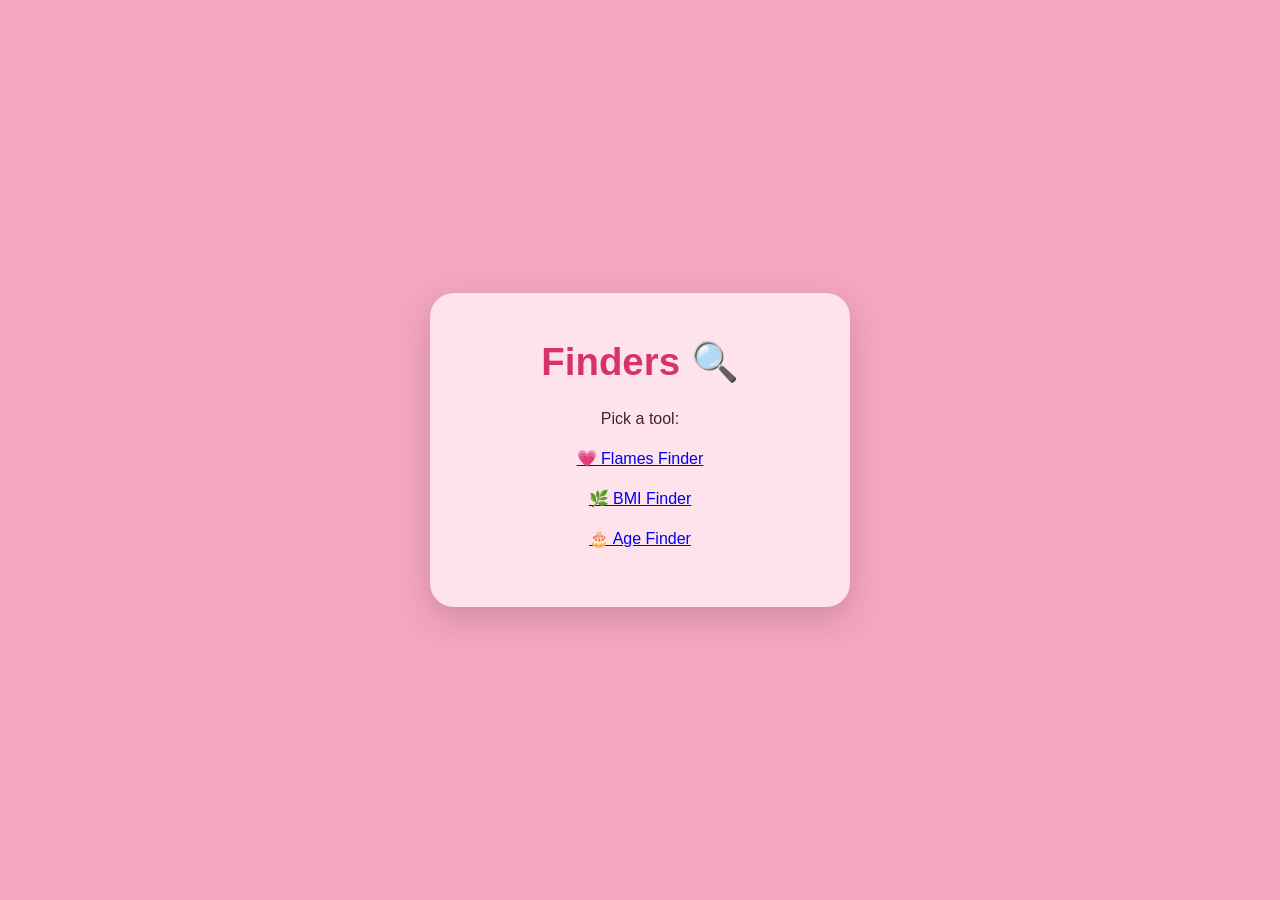
<file: index.html>
<!DOCTYPE html>
<html lang="en">
<head>
  <meta charset="UTF-8">
  <meta name="viewport" content="width=device-width, initial-scale=1">
  <title>Finders</title>
  <link rel="stylesheet" href="style.css">
</head>
<body>
  <main class="card">
    <h1>Finders 🔍</h1>
    <p>Pick a tool:</p>
    <p><a href="flames/">💗 Flames Finder</a></p>
    <p><a href="bmi/">🌿 BMI Finder</a></p>
    <p><a href="age/">🎂 Age Finder</a></p>
  </main>
</body>
</html>
</file>
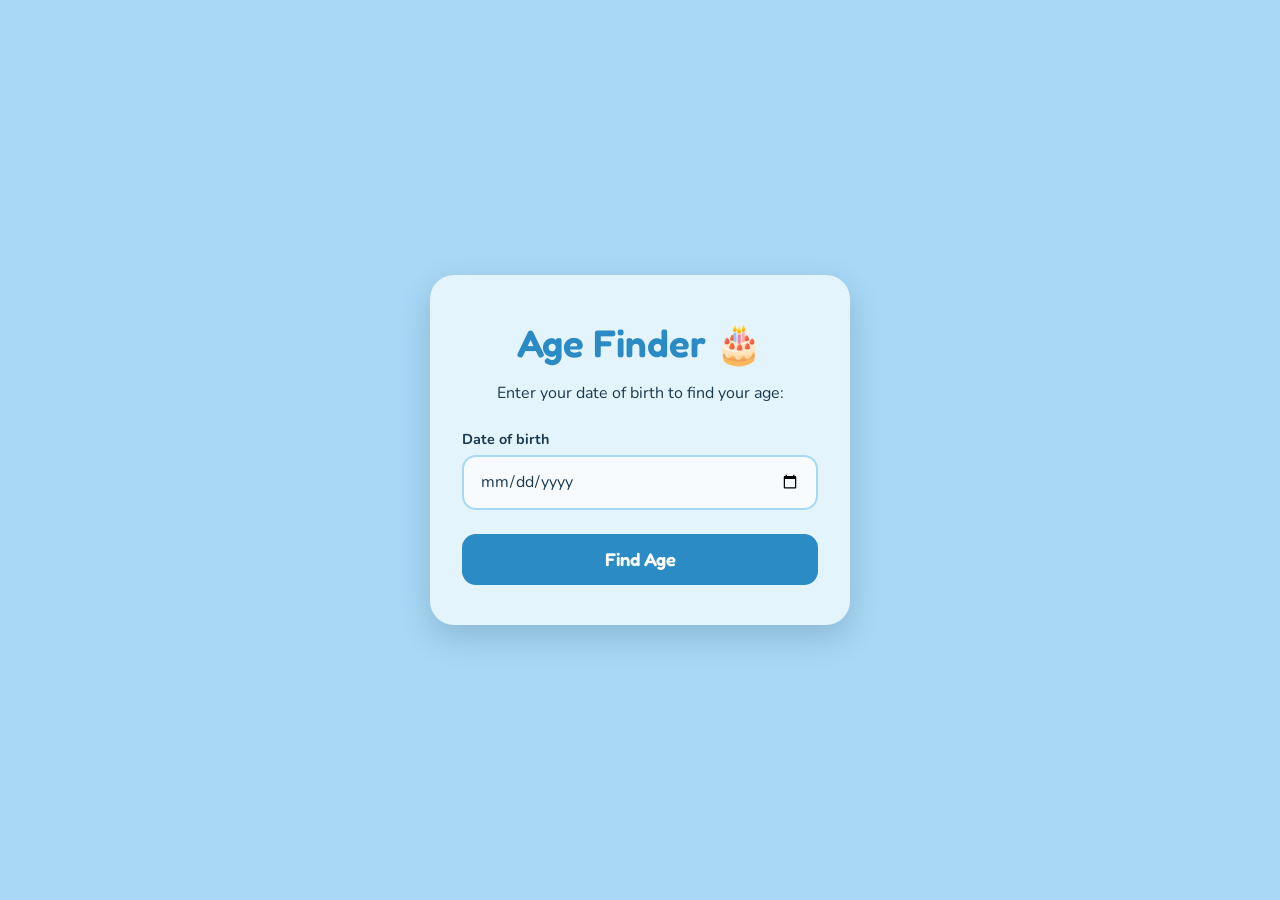
<file: age/index.html>
<!DOCTYPE html>
<html lang="en">
<head>
    <meta charset="UTF-8">
    <meta name="viewport" content="width=device-width, initial-scale=1.0">
    <meta name="theme-color" content="#A8D8F5">
    <title>AgeFinder!</title>

    <link rel="preconnect" href="https://fonts.googleapis.com">
    <link rel="preconnect" href="https://fonts.gstatic.com" crossorigin>
    <link href="https://fonts.googleapis.com/css2?family=Fredoka:wght@400;600&family=Nunito:wght@400;700&display=swap" rel="stylesheet">
    <link rel="stylesheet" href="../style.css">
    <link rel="stylesheet" href="age.css">
    <meta name="color-scheme" content="only light">
</head>
<body class="theme-blue">
    <main class="card">
        <h1>Age Finder 🎂</h1>
        <p class="intro">Enter your date of birth to find your age:</p>

        <div class="names">
            <div class="field">
                <label for="birthdate">Date of birth</label>
                <input type="date" id="birthdate">
            </div>
        </div>

        <button onclick="findAge()">Find Age</button>

        <p id="result" class="result" aria-live="polite"></p>
    </main>

    <script src="script.js"></script>
</body>
</html>
</file>
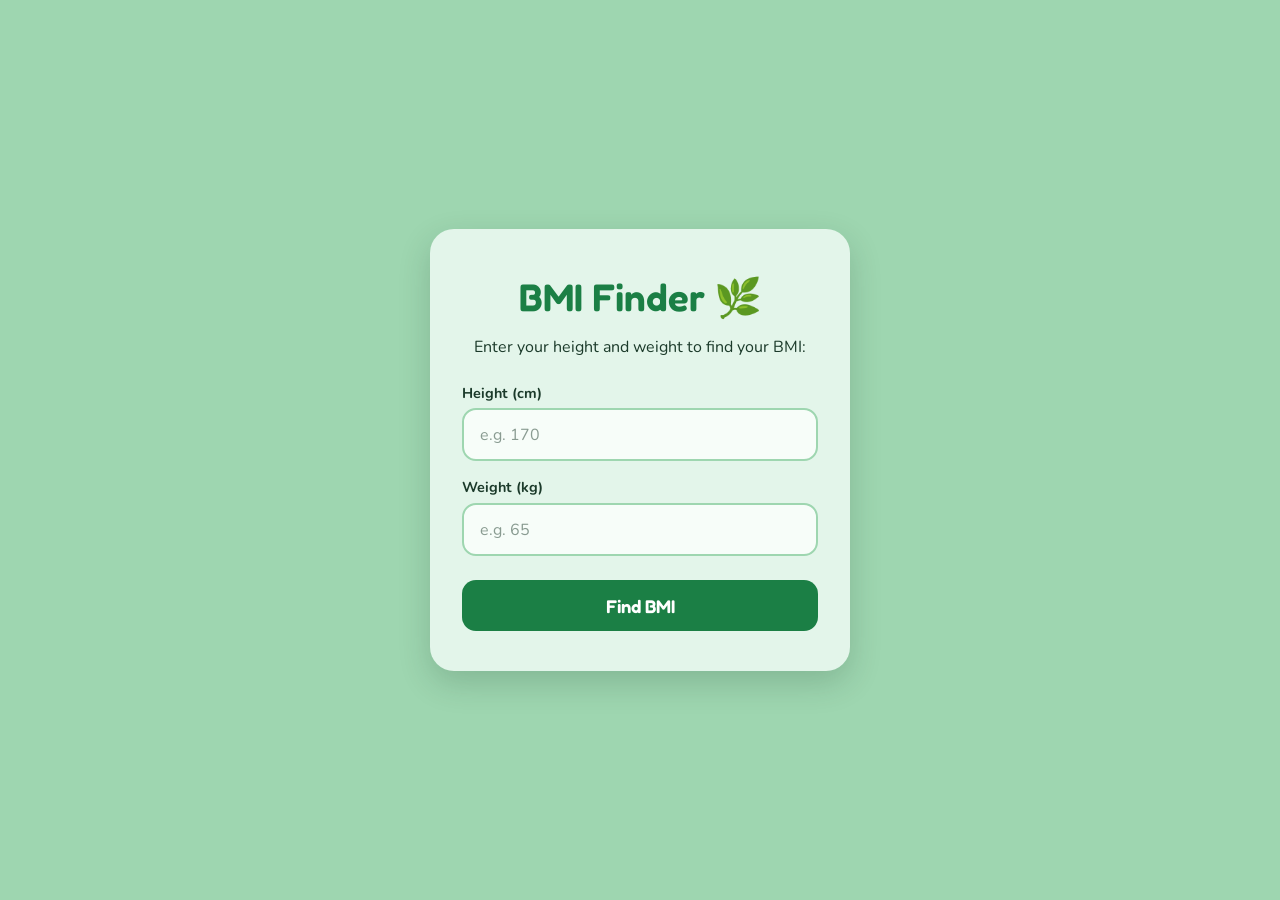
<file: bmi/index.html>
<!DOCTYPE html>
<html lang="en">
<head>
    <meta charset="UTF-8">
    <meta name="viewport" content="width=device-width, initial-scale=1.0">
    <meta name="theme-color" content="#9ED6B0">
    <title>BmiFinder!</title>

    <link rel="preconnect" href="https://fonts.googleapis.com">
    <link rel="preconnect" href="https://fonts.gstatic.com" crossorigin>
    <link href="https://fonts.googleapis.com/css2?family=Fredoka:wght@400;600&family=Nunito:wght@400;700&display=swap" rel="stylesheet">
    <link rel="stylesheet" href="../style.css">
    <link rel="stylesheet" href="bmi.css">
    <meta name="color-scheme" content="only light">
</head>
<body class="theme-green">
    <main class="card">
        <h1>BMI Finder 🌿</h1>
        <p class="intro">Enter your height and weight to find your BMI:</p>

        <div class="names">
            <div class="field">
                <label for="height">Height (cm)</label>
                <input type="number" id="height" placeholder="e.g. 170" min="50" max="250" step="0.1" inputmode="decimal">
            </div>
            <div class="field">
                <label for="weight">Weight (kg)</label>
                <input type="number" id="weight" placeholder="e.g. 65" min="10" max="400" step="0.1" inputmode="decimal">
            </div>
        </div>

        <button onclick="findBmi()">Find BMI</button>

        <p id="result" class="result" aria-live="polite"></p>
    </main>

    <script src="script.js"></script>
</body>
</html>
</file>
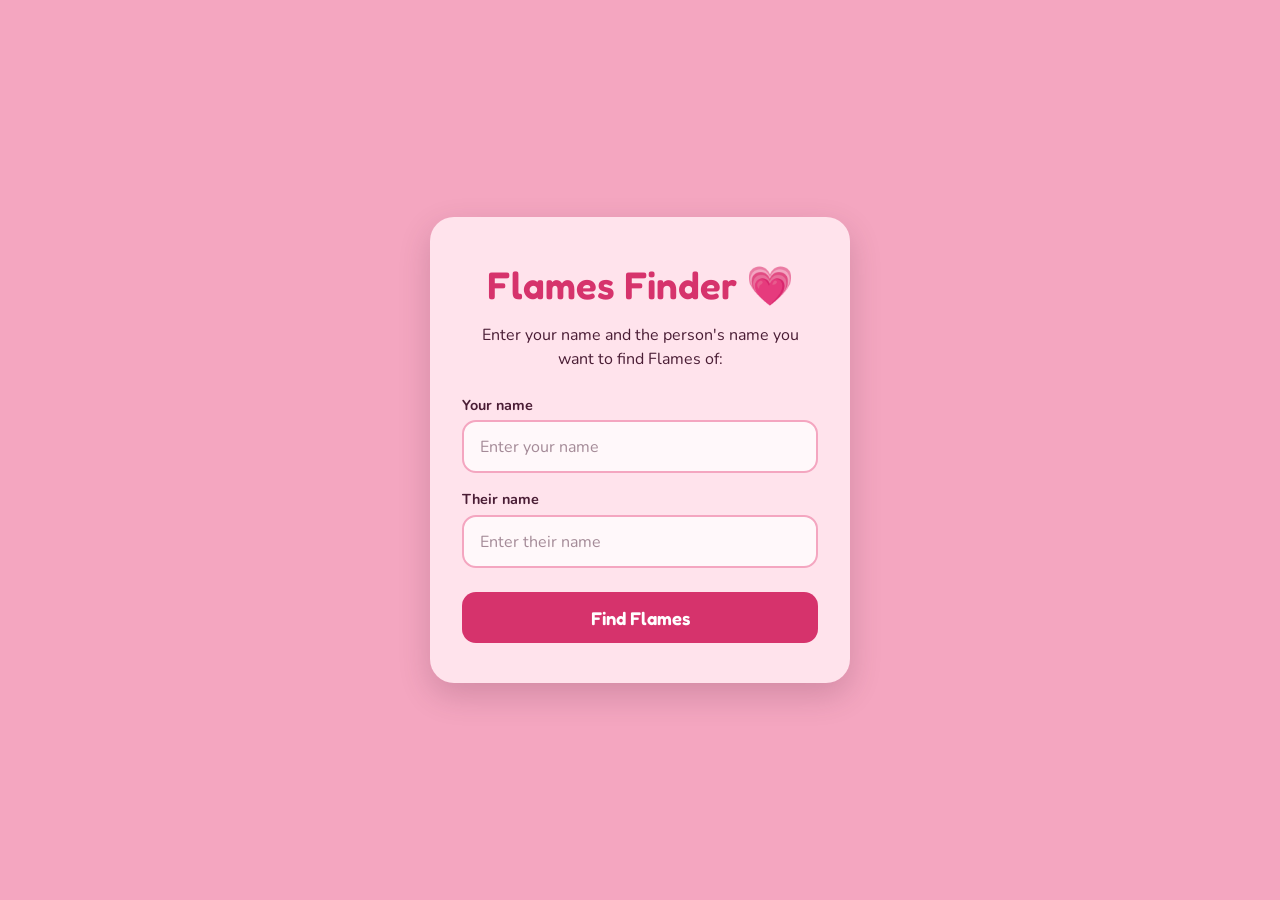
<file: flames/index.html>
<!DOCTYPE html>
<html lang="en">
<head>
    <meta charset="UTF-8">
    <meta name="viewport" content="width=device-width, initial-scale=1.0">
    <meta name="theme-color" content="#F4A6C0">
    <title>FlamesFinder!</title>

    <link rel="preconnect" href="https://fonts.googleapis.com">
    <link rel="preconnect" href="https://fonts.gstatic.com" crossorigin>
    <link href="https://fonts.googleapis.com/css2?family=Fredoka:wght@400;600&family=Nunito:wght@400;700&display=swap" rel="stylesheet">
    <link rel="stylesheet" href="../style.css">
    <link rel="stylesheet" href="flames.css">
    <meta name="color-scheme" content="only light">
</head>
<body>
    <main class="card">
        <h1>Flames Finder 💗</h1>
        <p class="intro">Enter your name and the person's name you want to find Flames of:</p>

        <div class="names">
            <div class="field">
                <label for="name1">Your name</label>
                <input type="text" id="name1" placeholder="Enter your name" maxlength="50">
            </div>
            <div class="field">
                <label for="name2">Their name</label>
                <input type="text" id="name2" placeholder="Enter their name" maxlength="50">
            </div>
        </div>

        <button onclick="findFlames()">Find Flames</button>

        <p id="result" class="result" aria-live="polite"></p>
    </main>

    <script src="script.js"></script>
</body>
</html>
</file>
<file: style.css>
/* ---------- Foundations ---------- */
*,
*::before,
*::after {
  box-sizing: border-box;
}

/* Default theme (pink). Every colour lives here as a variable. */
:root {
  --bg: #F4A6C0;
  --card: #FFE3EC;
  --accent: #D6336C;
  --accent-hover: #B8285A;
  --text: #4A1D35;
  --input-bg: #FFF8FA;
  --input-border: #F4A6C0;

  --shadow: rgba(74, 29, 53, 0.2);
  --placeholder: rgba(74, 29, 53, 0.5);
  --focus-ring: rgba(214, 51, 108, 0.2);
  --result-bg: #fff;

  --font-heading: "Fredoka", sans-serif;
  --font-body: "Nunito", sans-serif;
}

/* ---------- Themes (put the class on <body>) ---------- */
.theme-green {
  --bg: #9ED6B0;
  --card: #E3F5EA;
  --accent: #1B7F45;
  --accent-hover: #14613A;
  --text: #1B3A2A;
  --input-bg: #F7FDF9;
  --input-border: #9ED6B0;

  --shadow: rgba(27, 58, 42, 0.2);
  --placeholder: rgba(27, 58, 42, 0.5);
  --focus-ring: rgba(27, 127, 69, 0.2);
  --result-bg: #fff;
}

.theme-red {
  --bg: #F4A09A;
  --card: #FFE3E0;
  --accent: #C62828;
  --accent-hover: #9E1F1F;
  --text: #4A1D1D;
  --input-bg: #FFF8F7;
  --input-border: #F4A09A;

  --shadow: rgba(74, 29, 29, 0.2);
  --placeholder: rgba(74, 29, 29, 0.5);
  --focus-ring: rgba(198, 40, 40, 0.2);
}

.theme-blue {
  --bg: #A8D8F5;
  --card: #E4F4FC;
  --accent: #2B8BC4;
  --accent-hover: #1F6FA3;
  --text: #1A3A52;
  --input-bg: #F7FBFE;
  --input-border: #A8D8F5;

  --shadow: rgba(26, 58, 82, 0.2);
  --placeholder: rgba(26, 58, 82, 0.5);
  --focus-ring: rgba(43, 139, 196, 0.2);
  --result-bg: #fff;
}

body {
  margin: 0;
  min-height: 100vh;
  display: flex;
  justify-content: center;
  align-items: center;
  padding: 1rem;
  background-color: var(--bg);
  color: var(--text);
  font-family: var(--font-body);
  font-size: 1rem;
  line-height: 1.5;
}

/* ---------- Card ---------- */
.card {
  width: 100%;
  max-width: 420px;
  padding: 2rem 1.5rem;
  background-color: var(--card);
  border-radius: 24px;
  box-shadow: 0 12px 32px var(--shadow);
  text-align: center;
  position: relative;
  z-index: 1;
}

h1 {
  margin: 0 0 0.5rem;
  font-family: var(--font-heading);
  font-weight: 600;
  font-size: 2rem;
  color: var(--accent);
}

.intro {
  margin: 0 0 1.5rem;
}

/* ---------- Form ---------- */
.names {
  display: grid;
  gap: 1rem;
  margin-bottom: 1.5rem;
  text-align: left;
}

label {
  display: block;
  margin-bottom: 0.25rem;
  font-weight: 700;
  font-size: 0.9rem;
}

input {
  width: 100%;
  padding: 0.85rem 1rem;
  font-family: var(--font-body);
  font-size: 1rem; /* 16px or more stops iPhones zooming in on focus */
  color: var(--text);
  background-color: var(--input-bg);
  border: 2px solid var(--input-border);
  border-radius: 14px;
  transition: border-color 0.2s, box-shadow 0.2s;
}

input::placeholder {
  color: var(--placeholder);
}

input:focus {
  outline: none;
  border-color: var(--accent);
  box-shadow: 0 0 0 4px var(--focus-ring);
}

/* ---------- Button ---------- */
button {
  width: 100%;
  padding: 0.9rem 1rem;
  font-family: var(--font-heading);
  font-weight: 600;
  font-size: 1.15rem;
  color: #fff;
  background-color: var(--accent);
  border: none;
  border-radius: 14px;
  cursor: pointer;
  transition: background-color 0.2s, transform 0.1s;
}

button:hover {
  background-color: var(--accent-hover);
}

button:active {
  transform: scale(0.98);
}

button:focus-visible {
  outline: 3px solid var(--text);
  outline-offset: 3px;
}

/* ---------- Result ---------- */
.result {
  margin: 1.5rem 0 0;
  padding: 1.25rem 1rem;
  font-family: var(--font-heading);
  font-weight: 600;
  font-size: 1.35rem;
  background-color: var(--result-bg);
  border: 2px dashed var(--accent);
  border-radius: 18px;
  animation: pop 0.35s ease-out;
}

/* Hide the box while there's no result yet */
.result:empty {
  display: none;
}

@keyframes pop {
  from {
    opacity: 0;
    transform: scale(0.9);
  }
  to {
    opacity: 1;
    transform: scale(1);
  }
}

/* ---------- Larger screens ---------- */
@media (min-width: 600px) {
  .card {
    padding: 2.5rem 2rem;
  }

  h1 {
    font-size: 2.4rem;
  }
}

/* Respect people who turn animations off */
@media (prefers-reduced-motion: reduce) {
  * {
    animation: none !important;
    transition: none !important;
  }
}
</file>
<file: age/age.css>
/* Age-only styles: background emojis */
.bg-emojis {
  position: fixed;
  inset: 0;
  overflow: hidden;
  pointer-events: none;
  z-index: 0;
}

.bg-emoji {
  position: absolute;
  opacity: 0.85;
  animation: bloom 0.6s ease-out both;
}

@keyframes bloom {
  from {
    opacity: 0;
    transform: scale(0) rotate(var(--rotate));
  }
  to {
    opacity: 0.85;
    transform: scale(1) rotate(var(--rotate));
  }
}
</file>
<file: bmi/bmi.css>
/* BMI-only styles: background emojis */
.bg-emojis {
  position: fixed;
  inset: 0;
  overflow: hidden;
  pointer-events: none;
  z-index: 0;
}

.bg-emoji {
  position: absolute;
  opacity: 0.85;
  animation: bloom 0.6s ease-out both;
}

@keyframes bloom {
  from {
    opacity: 0;
    transform: scale(0) rotate(var(--rotate));
  }
  to {
    opacity: 0.85;
    transform: scale(1) rotate(var(--rotate));
  }
}
</file>
<file: flames/flames.css>
/* FLAMES-only styles: background emojis */
.bg-emojis {
  position: fixed;
  inset: 0;
  overflow: hidden;
  pointer-events: none;
  z-index: 0;
}

.bg-emoji {
  position: absolute;
  opacity: 0.85;
  animation: bloom 0.6s ease-out both;
}

@keyframes bloom {
  from {
    opacity: 0;
    transform: scale(0) rotate(var(--rotate));
  }
  to {
    opacity: 0.85;
    transform: scale(1) rotate(var(--rotate));
  }
}
</file>
